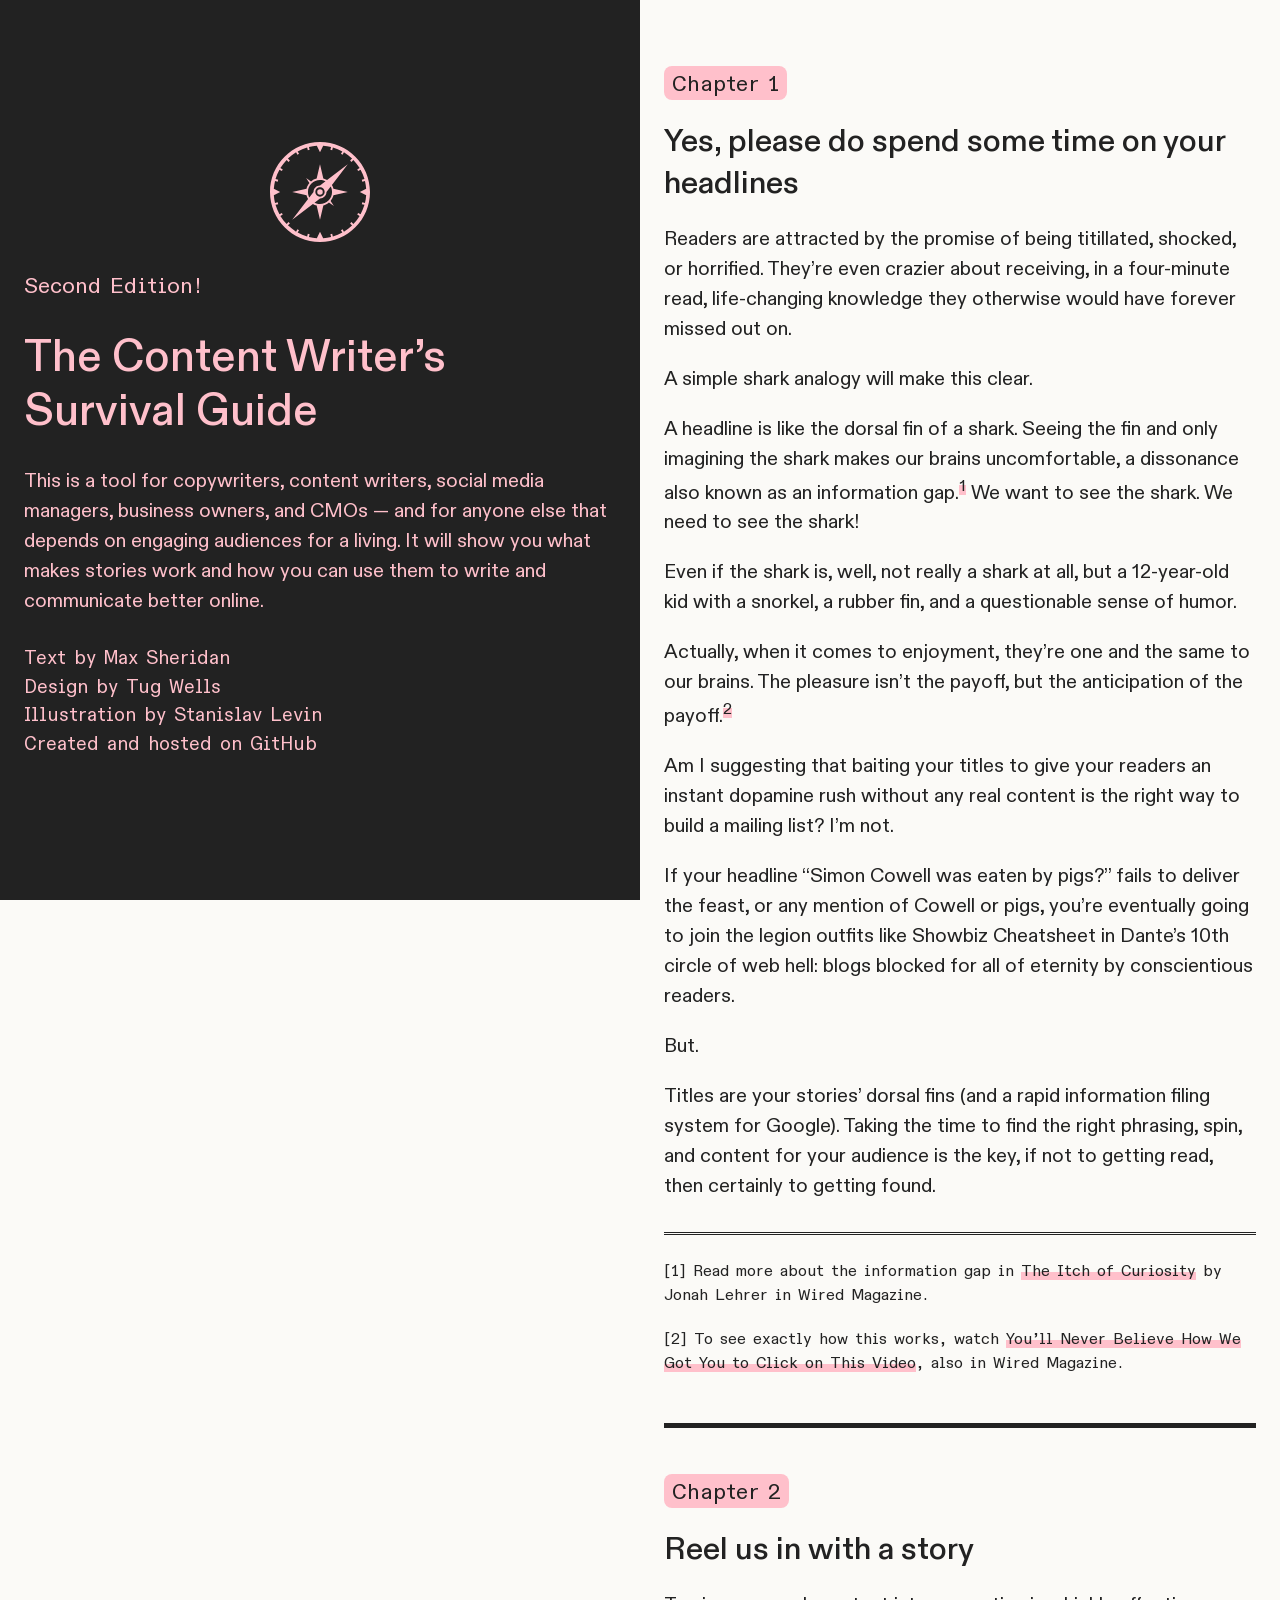
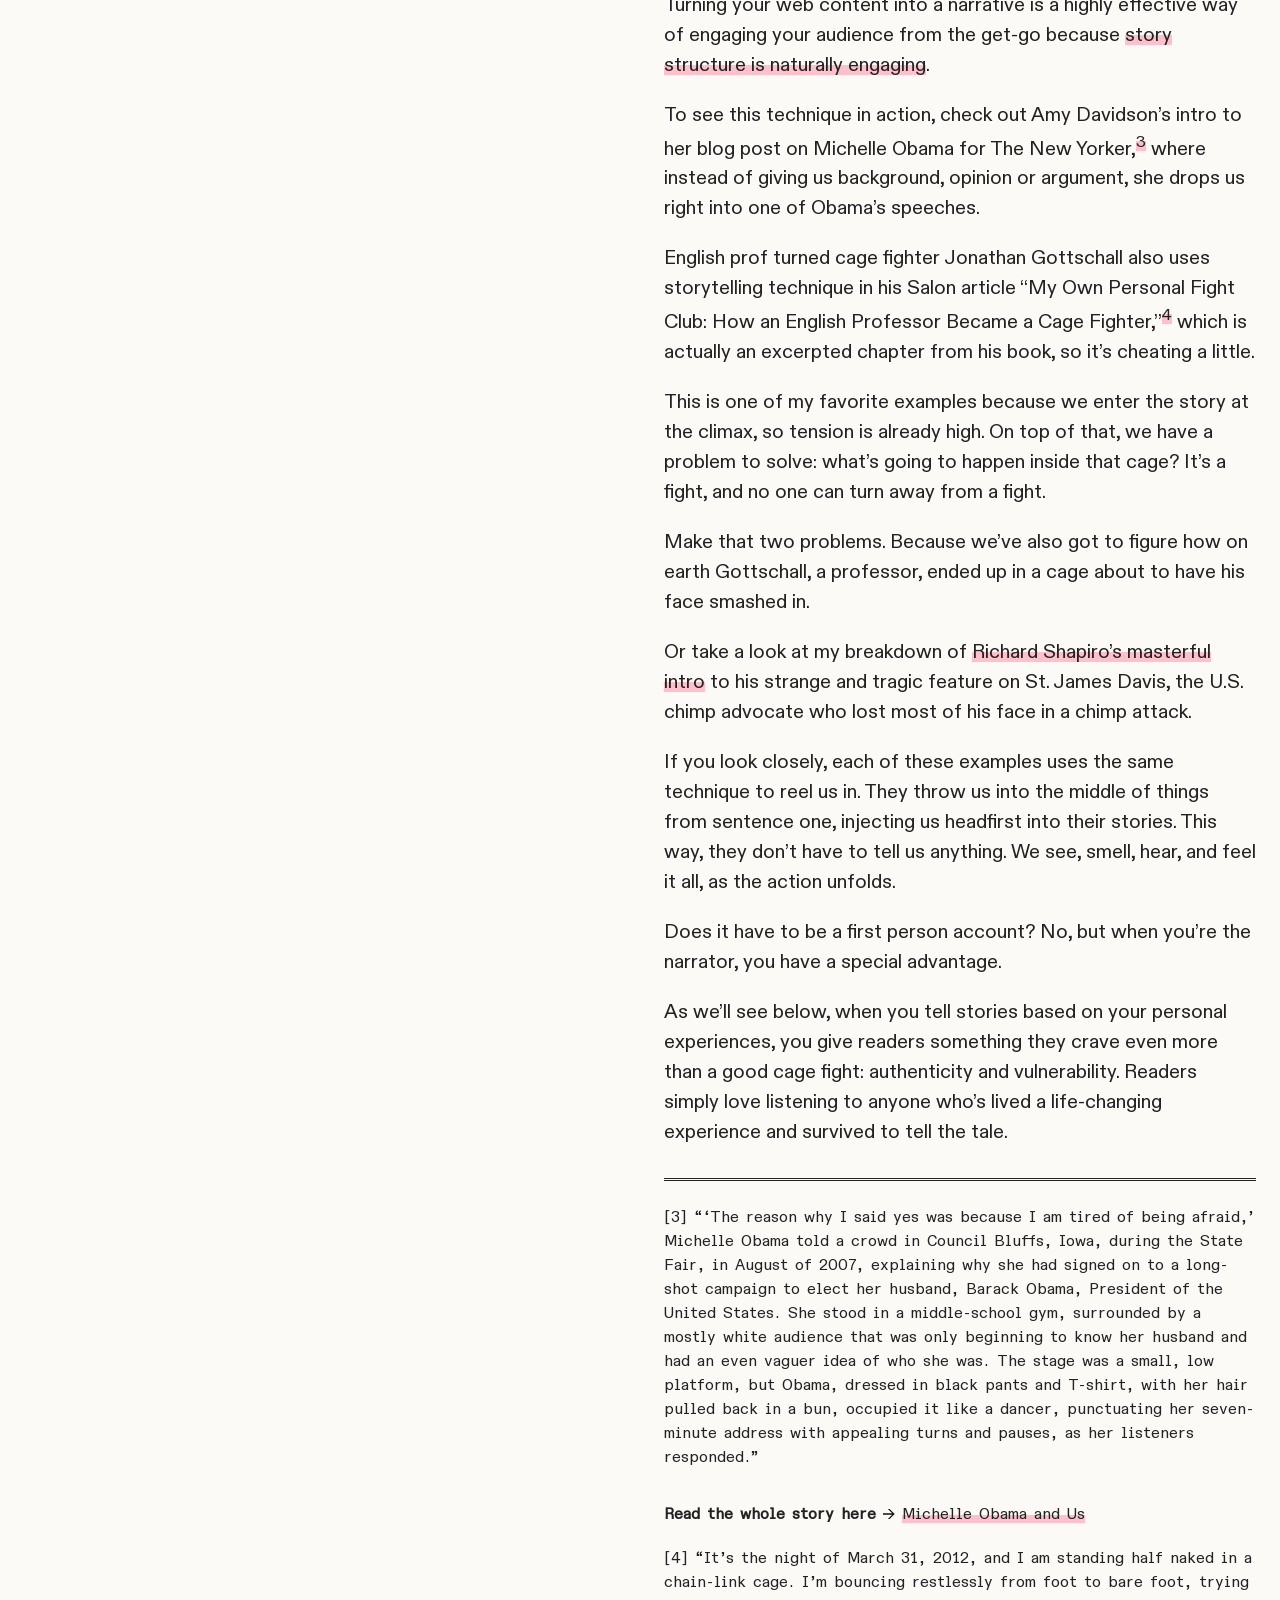
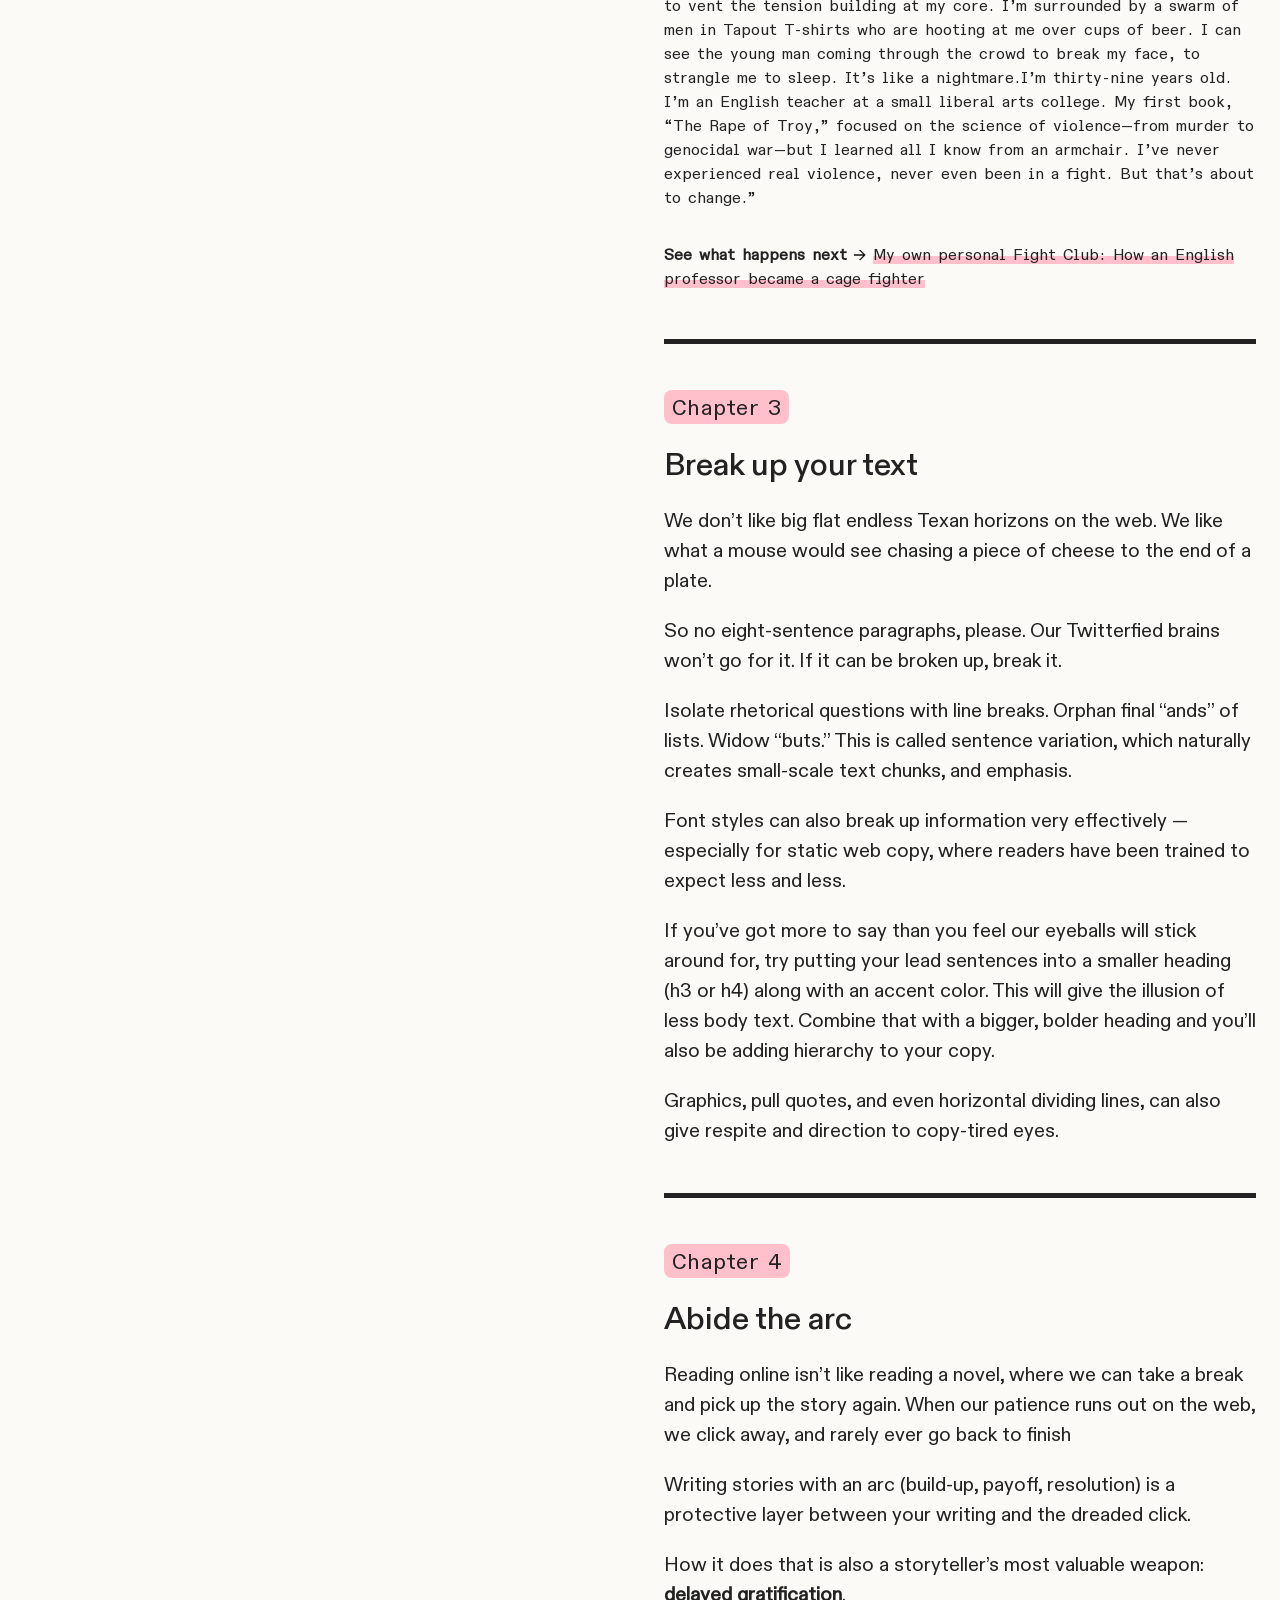
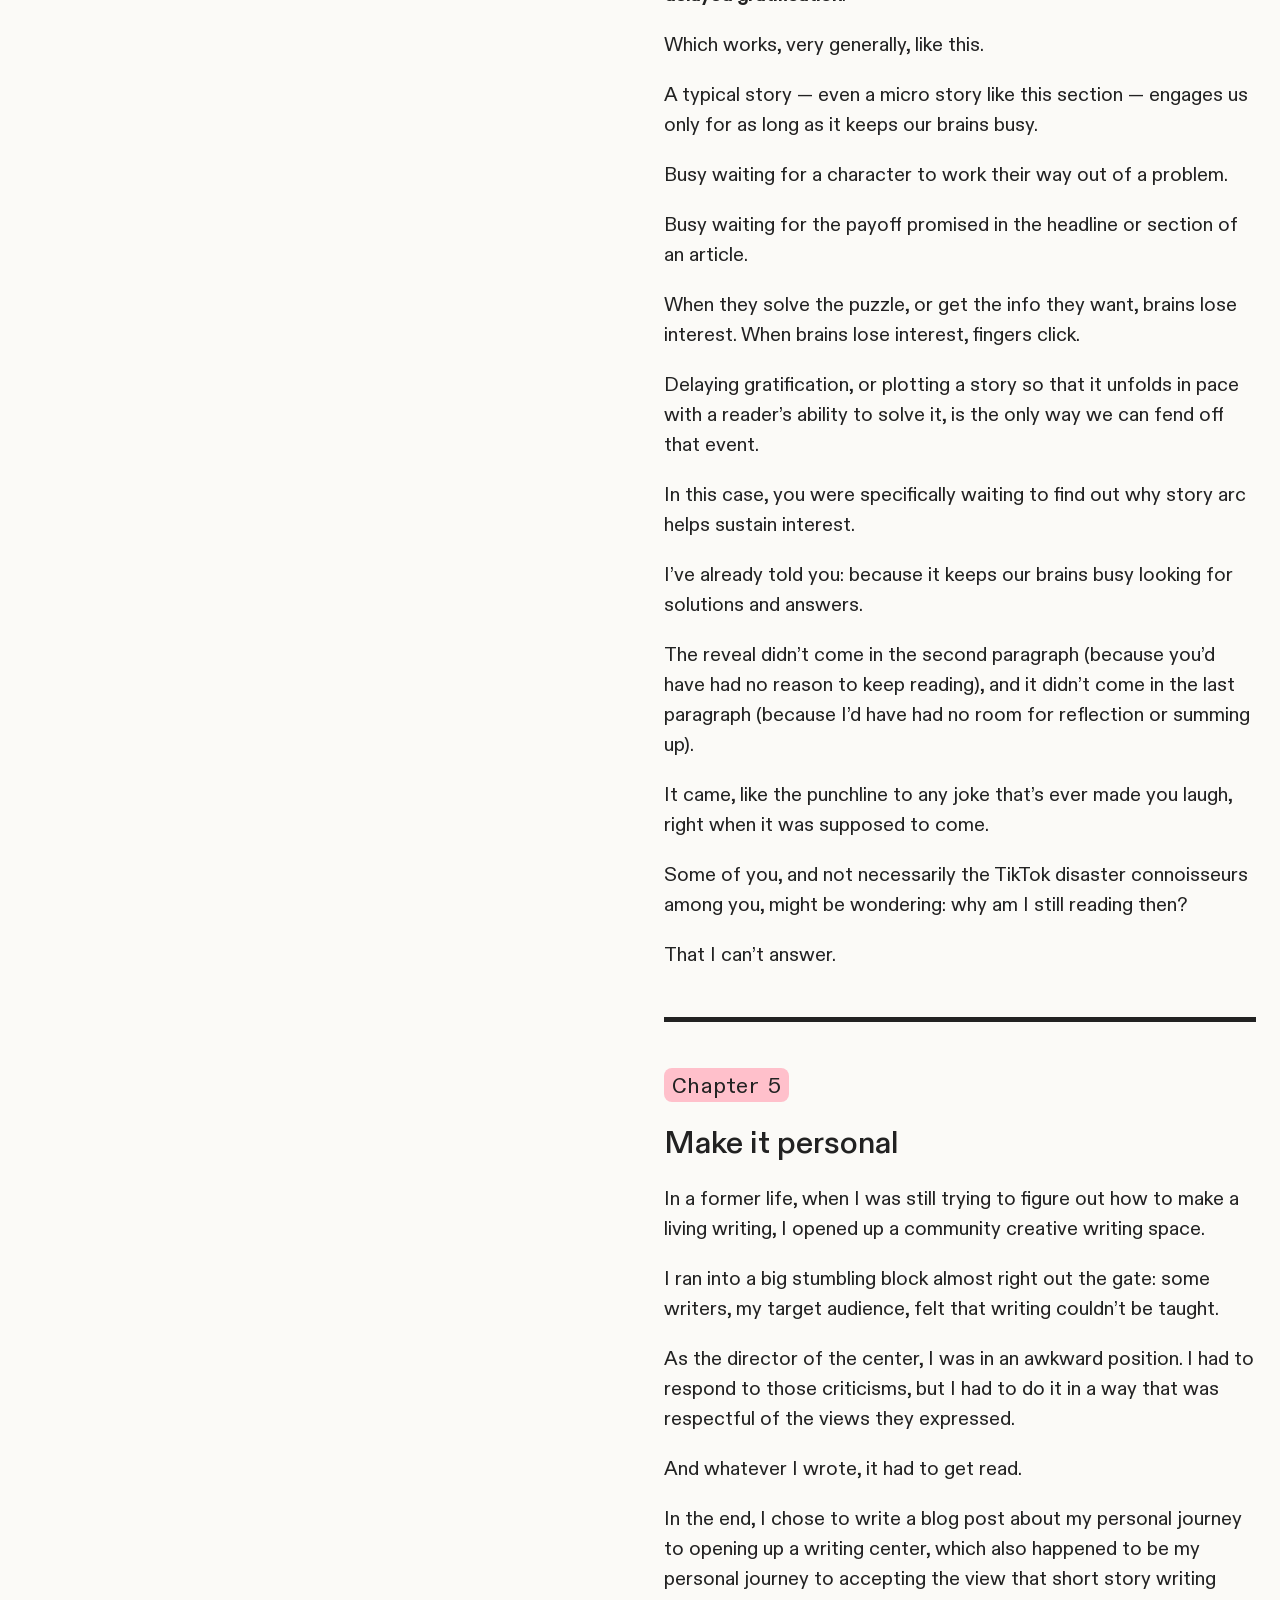
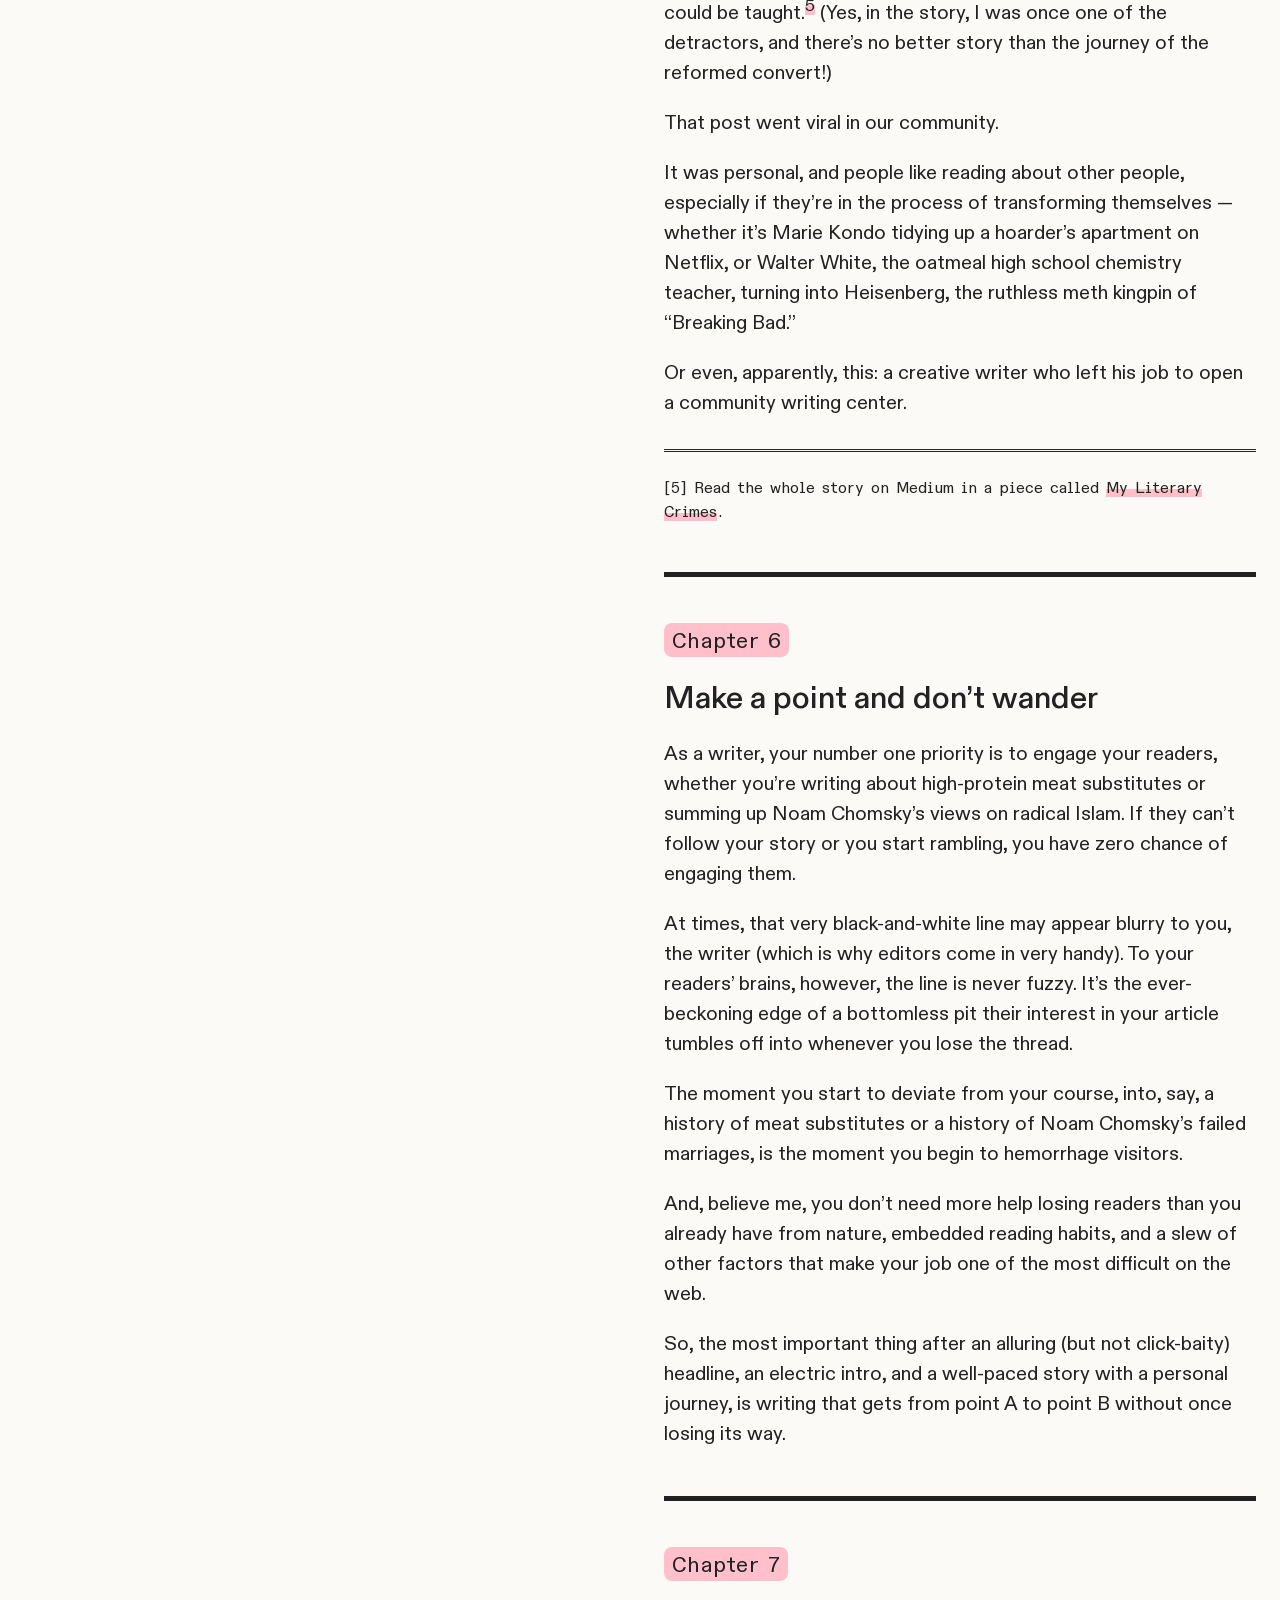
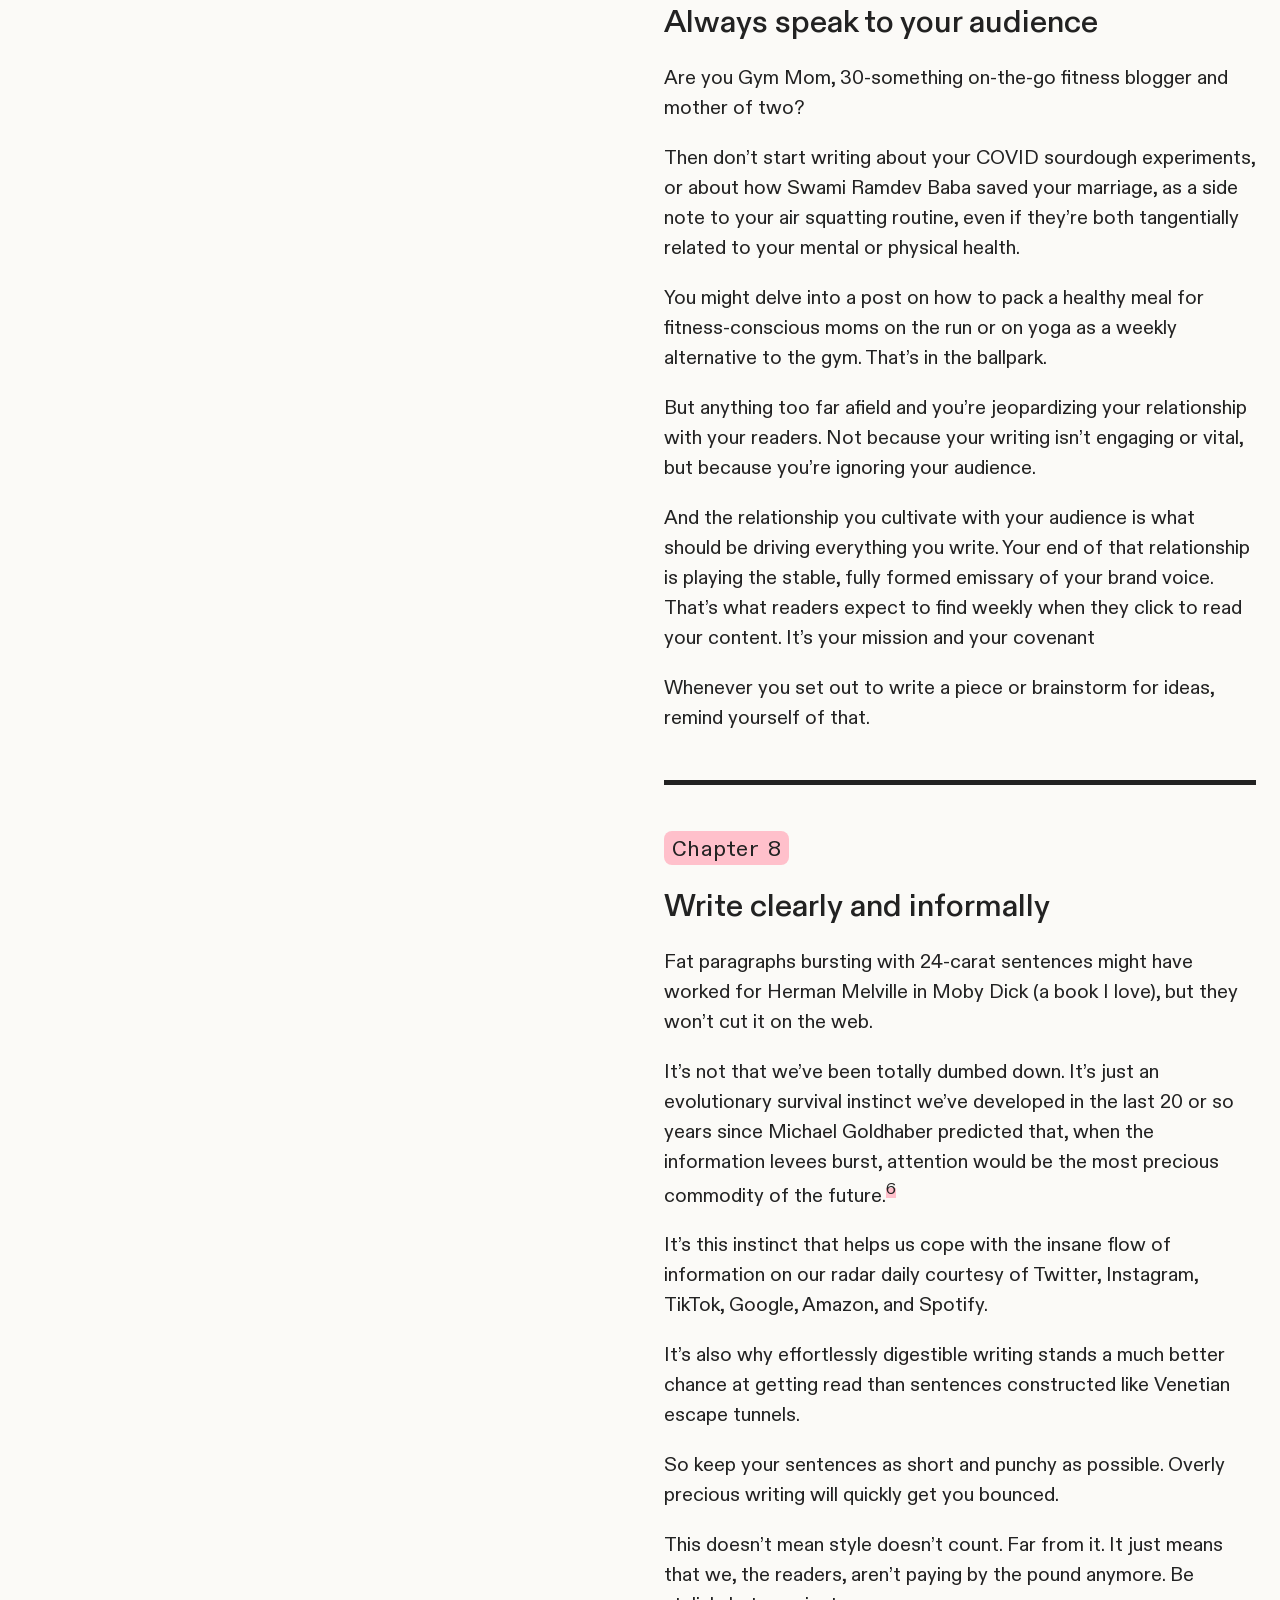
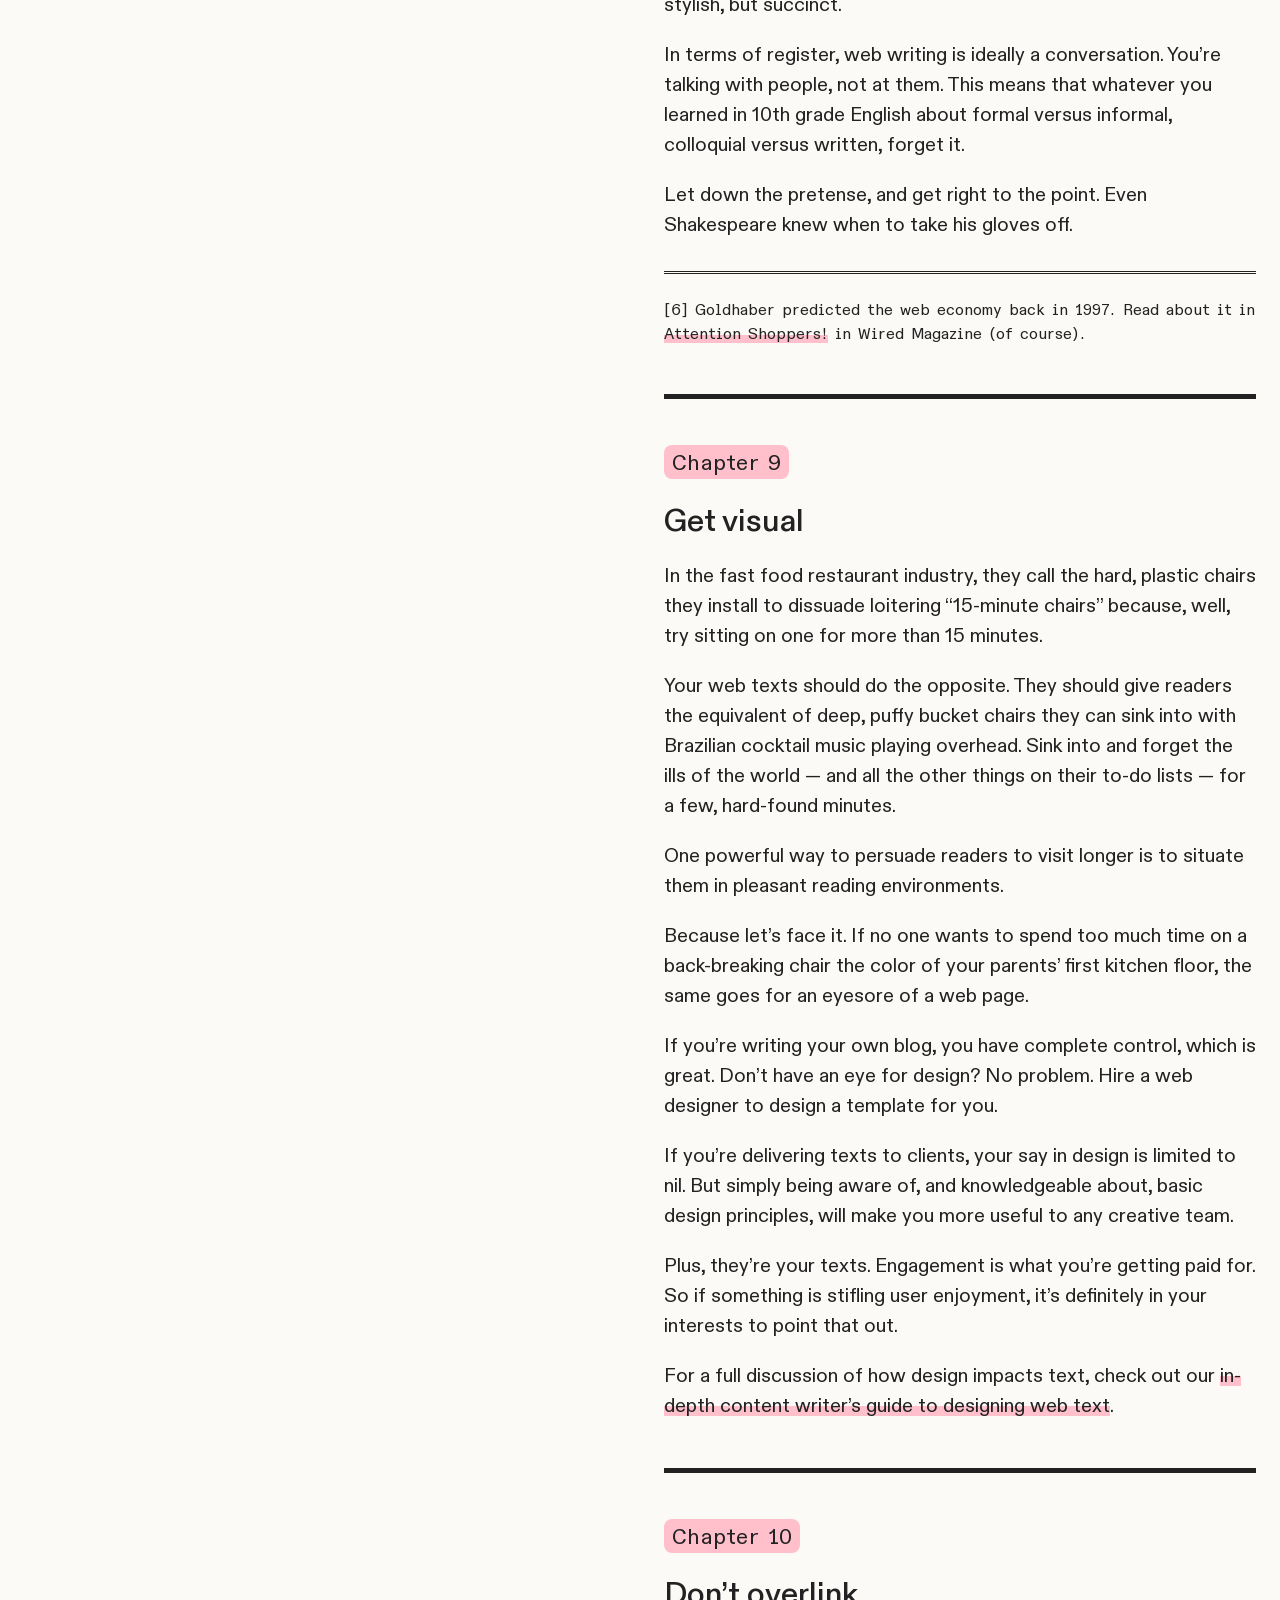
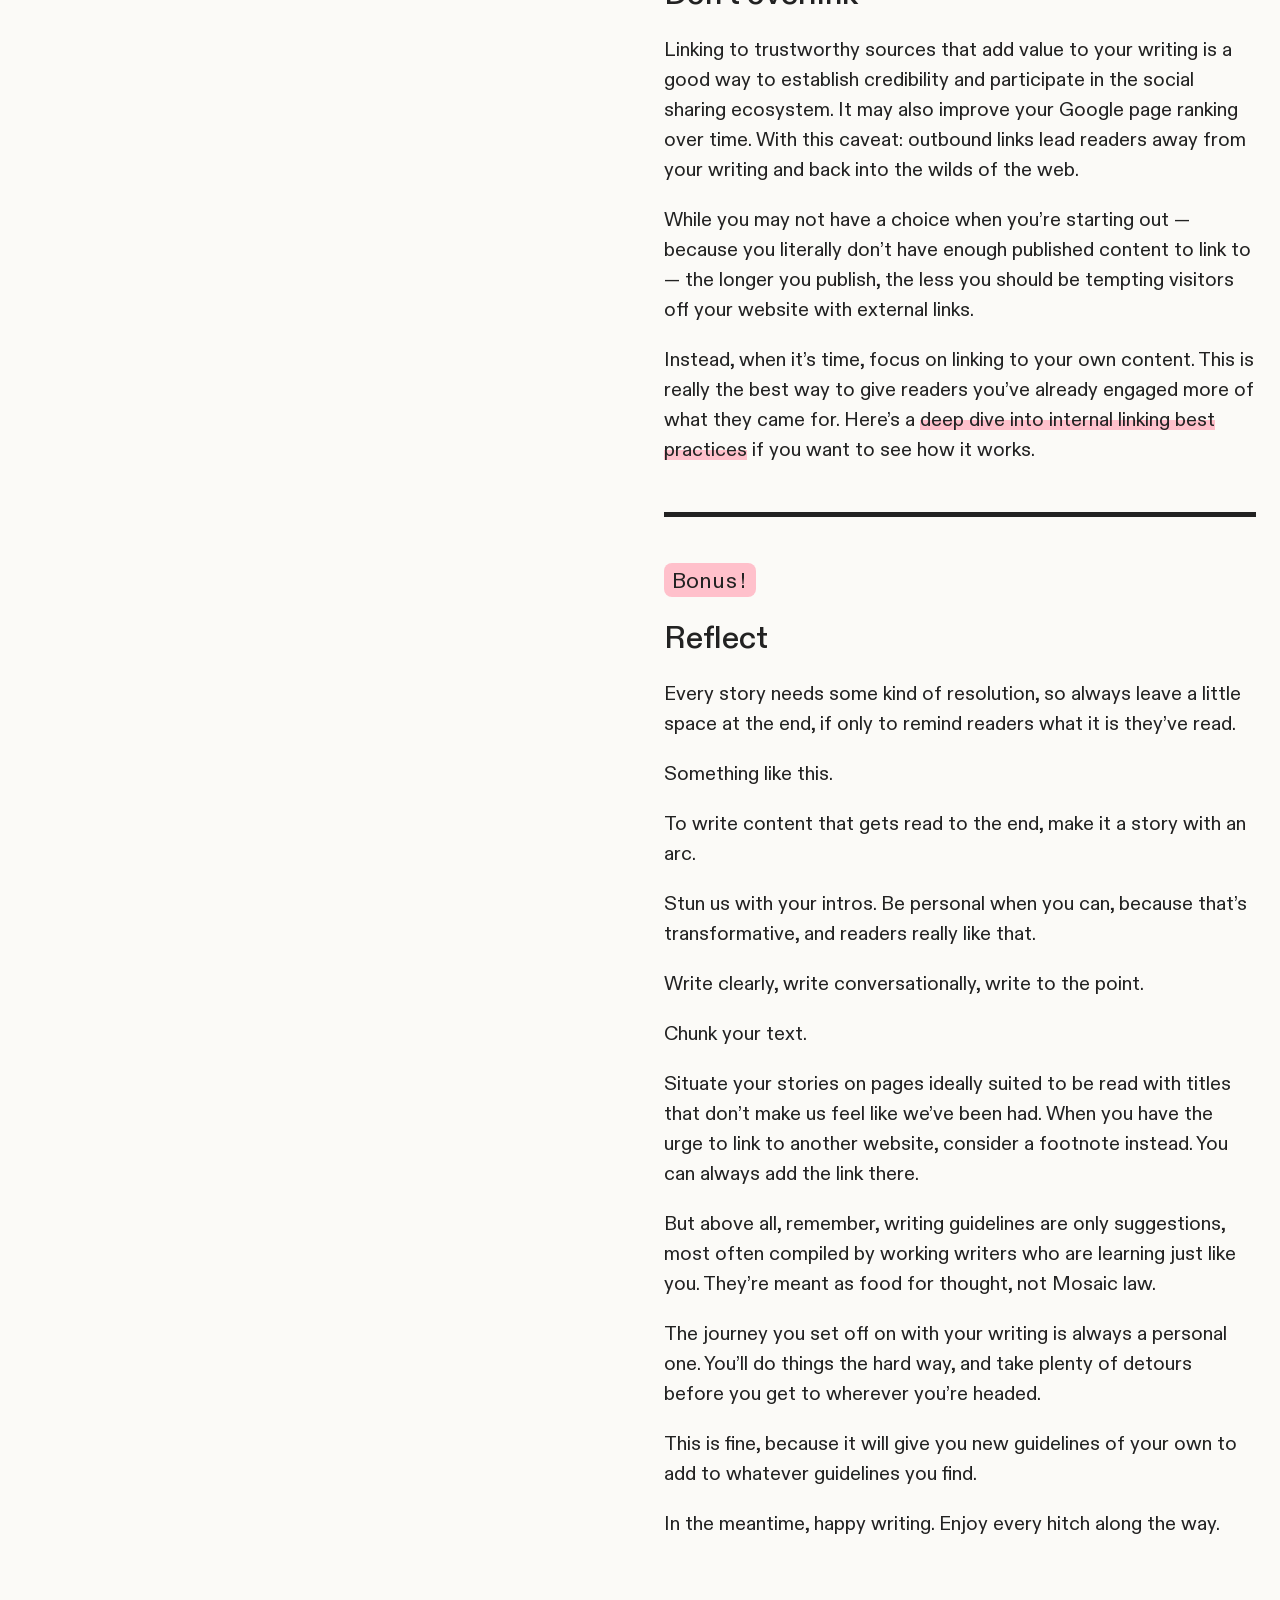
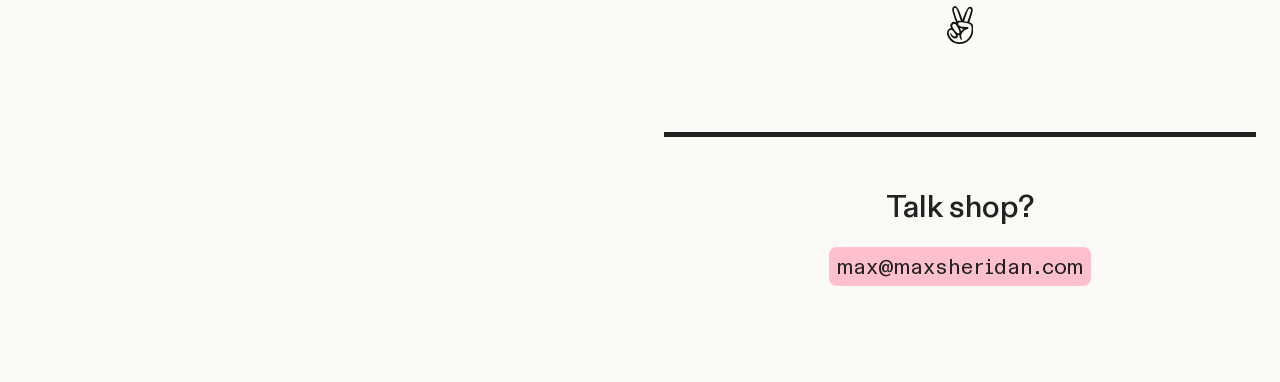
<file: index.html>
<!DOCTYPE html>
<html lang="en-US">
    <head>
		<meta name="robots" content="noindex, nofollow">
		<meta charset="utf-8">
		<meta http-equiv="X-UA-Compatible" content="IE=edge">
        <meta name="viewport" content="width=device-width, initial-scale=1, interactive-widget=resizes-content">
        <meta name="color-scheme" content="light only">
        <link rel="preload" as="font" href="/assets/type/ABC_Diatype.woff2" type="font/woff2" crossorigin>
        <link rel="preload" as="font" href="/assets/type/ABC_Diatype_Medium.woff2" type="font/woff2" crossorigin>
		<link rel="preload" as="font" href="/assets/type/ABC_Diatype_Semi-Mono.woff2" type="font/woff2" crossorigin>
		<link rel="stylesheet" href="/style.css" type="text/css">
		<link rel="icon" sizes="32x32" href="/favicon.ico" type="image/x-icon">
        <link rel="icon" sizes="any" href="/favicon.svg" type="image/svg+xml" >
        <link rel="apple-touch-icon" href="/assets/icons/apple_touch_icon.png" type="image/png">
		<link rel="manifest" as="fetch" href="/manifest.json" type="application/json">
        <link rel="canonical" href="https://cwsg.maxsheridan.co">
		<title>Content Writer’s Survival Guide</title>
        <meta name="description" content="How to write better, story-driven copy">
        <meta name="thumbnail" content="https://cwsg.maxsheridan.co/assets/graphics/share.webp">
        <meta property="og:site_name" content="Content Writer’s Survival Guide">
        <meta property="og:title" content="Content Writer’s Survival Guide">
        <meta property="og:type" content="website">
        <meta property="og:url" content="https://cwsg.maxsheridan.co">
        <meta property="og:image" content="https://cwsg.maxsheridan.co/assets/graphics/share.webp">
        <meta property="og:image:type" content="image/webp">
        <meta property="og:image:width" content="720">
        <meta property="og:image:height" content="720">
    </head>
    <body>
		<header class="dropdown">
			<p>Content Writer’s Survival Guide</p>
		</header>
        <main>
			<div id="cwsg" class="page">
				<div class="cover">
					<div class="text-overlay">
						<img src="assets/graphics/compass.svg" alt="compass" width="100" height="100" fetchpriority="high" loading="eager">
						</img>   
						<h2>Second Edition!</h2>
						<h1>The Content Writer’s Survival Guide</h1>
						<p>This is a tool for copywriters, content writers, social media managers, business owners, and CMOs — and for anyone else that depends on engaging audiences for a living. It will show you what makes stories work and how you can use them to write and communicate better online.</p>
						<div>
							<ul class="margins-off">
								<li>
									Text by Max Sheridan
								</li>
								<li>
									Design by Tug Wells
								</li>
								<li>
									Illustration by Stanislav Levin
								</li>
								<li>
									Created and hosted on GitHub
								</li>
							</ul>
						</div>
					</div>
				</div> 
				<div class="text">
					<div class="text-wrapper">
						<section id="chapter-1">
							<h2>Chapter 1</h2>
							<h3>Yes, please do spend some time on your headlines</h3>
							<p>Readers are attracted by the promise of being titillated, shocked, or horrified. They’re even crazier about receiving, in a four-minute read, life-changing knowledge they otherwise would have forever missed out on.</p>
							<p>
							A simple shark analogy will make this clear.</p>
							<p>
							A headline is like the dorsal fin of a shark. Seeing the fin and only imagining the shark makes our brains uncomfortable, a dissonance also known as an information gap.<sup>1</sup> We want to see the shark. We need to see the shark!</p>
							<p>
							Even if the shark is, well, not really a shark at all, but a 12-year-old kid with a snorkel, a rubber fin, and a questionable sense of humor.</p>
							<p>
							Actually, when it comes to enjoyment, they’re one and the same to our brains. The pleasure isn’t the payoff, but the anticipation of the payoff.<sup>2</sup></p>
							<p>
							Am I suggesting that baiting your titles to give your readers an instant dopamine rush without any real content is the right way to build a mailing list? I’m not.</p>
							<p>
							If your headline “Simon Cowell was eaten by pigs?” fails to deliver the feast, or any mention of Cowell or pigs, you’re eventually going to join the legion outfits like Showbiz Cheatsheet in Dante’s 10th circle of web hell: blogs blocked for all of eternity by conscientious readers.</p>
							<p>
							But.</p>
							<p>
							Titles are your stories’ dorsal fins (and a rapid information filing system for Google). Taking the time to find the right phrasing, spin, and content for your audience is the key, if not to getting read, then certainly to getting found.</p>
							<div class="notes">
								<h4>[1] Read more about the information gap in <a target="_blank" href="https://www.wired.com/2010/08/the-itch-of-curiosity/">The Itch of Curiosity</a> by Jonah Lehrer in Wired Magazine.</h4>
								<h4>[2] To see exactly how this works, watch <a target="_blank" href="https://www.wired.com/video/watch/you-ll-never-believe-how-we-got-you-to-click-on-this-video">You’ll Never Believe How We Got You to Click on This Video</a>, also in Wired Magazine.</h4>
							</div>
						</section>
						<section id="chapter-2">
							<h2>Chapter 2</h2>
							<h3>Reel us in with a story</h3>
							<p>Turning your web content into a narrative is a highly effective way of engaging your audience from the get-go because <a href="https://medium.com/storyline-creatives/if-storytelling-had-rules-they-would-look-like-this-a3acf5697bb3" target="_blank">story structure is naturally engaging</a>.</p>
							<p>
							To see this technique in action, check out Amy Davidson’s intro to her blog post on Michelle Obama for The New Yorker,<sup>3</sup> where instead of giving us background, opinion or argument, she drops us right into one of Obama’s speeches.</p>
							<p>
							English prof turned cage fighter Jonathan Gottschall also uses story­telling technique in his Salon article “My Own Personal Fight Club: How an English Professor Became a Cage Fighter,”<sup>4</sup> which is actually an excerpted chapter from his book, so it’s cheating a little.</p>
							<p>
							This is one of my favorite examples because we enter the story at the climax, so tension is already high. On top of that, we have a problem to solve: what’s going to happen inside that cage? It’s a fight, and no one can turn away from a fight.</p>
							<p>
							Make that two problems. Because we’ve also got to figure how on earth Gottschall, a professor, ended up in a cage about to have his face smashed in.</p>
							<p>
							Or take a look at my breakdown of <a href="https://medium.com/storyline-creatives/how-to-write-hooks-readers-cant-resist-7c6bb1d9c791" target="_blank">Richard Shapiro’s masterful intro</a> to his strange and tragic feature on St. James Davis, the U.S. chimp advocate who lost most of his face in a chimp attack.</p>
							<p>
							If you look closely, each of these examples uses the same technique to reel us in. They throw us into the middle of things from sentence one, injecting us headfirst into their stories. This way, they don’t have to tell us anything. We see, smell, hear, and feel it all, as the action unfolds.</p>
							<p>
							Does it have to be a first person account? No, but when you’re the narrator, you have a special advantage.</p>
							<p>As we’ll see below, when you tell stories based on your personal experiences, you give readers something they crave even more than a good cage fight: authenticity and vulnerability. Readers simply love listening to anyone who’s lived a life-changing experience and survived to tell the tale.</p>
							<div class="notes">
								<h4>[3]&#32;“‘The reason why I said yes was because I am tired of being afraid,’ Michelle Obama told a crowd in Council Bluffs, Iowa, during the State Fair, in August of 2007, explaining why she had signed on to a long-shot campaign to elect her husband, Barack Obama, President of the United States. She stood in a middle-school gym, surrounded by a mostly white audience that was only beginning to know her husband and had an even vaguer idea of who she was. The stage was a small, low platform, but Obama, dressed in black pants and T-shirt, with her hair pulled back in a bun, occupied it like a dancer, punctuating her seven-minute address with appealing turns and pauses, as her listeners responded.”<p>
								</h4>
								<h4><b>Read the whole story here</b>&#32;<svg class="arrow-rgt" width="100%" height="100%" viewBox="0 0 173 148" xmlns="http://www.w3.org/2000/svg" xml:space="preserve" fill-rule="evenodd" clip-rule="evenodd" stroke-linejoin="round" stroke-miterlimit="2"><path d="M72.192 148.006h25.99l74.117-73.877L98.181.01h-25.99l64.252 64.252H0v19.732h136.444z" fill="#111" fill-rule="nonzero"/></svg>&#32;<a href="https://www.newyorker.com/magazine/2017/01/02/michelle-obama-and-us" target="_blank">Michelle Obama and Us</a>
								</h4>
								<h4>
								[4] “It’s the night of March 31, 2012, and I am standing half naked in a chain-link cage. I’m bouncing restlessly from foot to bare foot, trying to vent the tension building at my core. I’m surrounded by a swarm of men in Tapout T-shirts who are hooting at me over cups of beer. I can see the young man coming through the crowd to break my face, to strangle me to sleep. It’s like a nightmare.I’m thirty-nine years old. I’m an English teacher at a small liberal arts college. My first book, “The Rape of Troy,” focused on the science of violence—from murder to genocidal war—but I learned all I know from an armchair. I’ve never experienced real violence, never even been in a fight. But that’s about to change.”
								</h4>
								<h4><b>See what happens next</b>&#32;<svg class="arrow-rgt" width="100%" height="100%" viewBox="0 0 173 148" xmlns="http://www.w3.org/2000/svg" xml:space="preserve" fill-rule="evenodd" clip-rule="evenodd" stroke-linejoin="round" stroke-miterlimit="2"><path d="M72.192 148.006h25.99l74.117-73.877L98.181.01h-25.99l64.252 64.252H0v19.732h136.444z" fill="#111" fill-rule="nonzero"/></svg>&#32;<a href="https://www.salon.com/2015/04/17/my_own_personal_fight_club_how_an_english_professor_became_a_cage_fighter/" target="_blank">My own personal Fight Club: How an English professor became a cage fighter</a>
								</h4>
							</div>	
						</section>
						<section id="chapter-3">
							<h2>Chapter 3</h2>
							<h3>Break up your text</h3>
							<p>We don’t like big flat endless Texan horizons on the web. We like what a mouse would see chasing a piece of cheese to the end of a plate.</p>
							<p>
							So no eight-sentence paragraphs, please. Our Twitterfied brains won’t go for it. If it can be broken up, break it.</p>
							<p>
							Isolate rhetorical questions with line breaks. Orphan final “ands” of lists. Widow “buts.” This is called sentence variation, which naturally creates small-scale text chunks, and emphasis.</p>
							<p>
							Font styles can also break up information very effectively — especially for static web copy, where readers have been trained to expect less and less.</p> 
							<p>
							If you’ve got more to say than you feel our eyeballs will stick around for, try putting your lead sentences into a smaller heading (h3 or h4) along with an accent color. This will give the illusion of less body text. Combine that with a bigger, bolder heading and you’ll also be adding hierarchy to your copy.</p>
							<p>
							Graphics, pull quotes, and even horizontal dividing lines, can also give respite and direction to copy-tired eyes.</p>
						</section>
						<section id="chapter-4">
							<h2>Chapter 4</h2>
							<h3>Abide the arc</h3>
							<p>Reading online isn’t like reading a novel, where we can take a break and pick up the story again. When our patience runs out on the web, we click away, and rarely ever go back to finish</p>
							<p>
							Writing stories with an arc (build-up, payoff, resolution) is a protective layer between your writing and the dreaded click.</p>
							<p>
							How it does that is also a storyteller’s most valuable weapon: <b>delayed gratification</b>.</p>
							<p>
							Which works, very generally, like this.</p>
							<p>
							A typical story — even a micro story like this section — engages us only for as long as it keeps our brains busy.</p>
							<p>
							Busy waiting for a character to work their way out of a problem.</p>
							<p>
							Busy waiting for the payoff promised in the headline or section of an article.</p>
							<p>
							When they solve the puzzle, or get the info they want, brains lose interest. When brains lose interest, fingers click.</p>
							<p>
							Delaying gratification, or plotting a story so that it unfolds in pace with a reader’s ability to solve it, is the only way we can fend off that event.</p>
							<p>
							In this case, you were specifically waiting to find out why story arc helps sustain interest.</p>
							<p>
							I’ve already told you: because it keeps our brains busy looking for solutions and answers.</p>
							<p>
							The reveal didn’t come in the second paragraph (because you’d have had no reason to keep reading), and it didn’t come in the last paragraph (because I’d have had no room for reflection or summing up).</p>
							<p>
							It came, like the punchline to any joke that’s ever made you laugh, right when it was supposed to come.</p>
							<p>
							Some of you, and not necessarily the TikTok disaster connoisseurs among you, might be wondering: why am I still reading then?</p>
							<p>
							That I can’t answer.</p>
						</section>
						<section id="chapter-5">
							<h2>Chapter 5</h2>
							<h3>Make it personal</h3>
							<p>In a former life, when I was still trying to figure out how to make a living writing, I opened up a community creative writing space.</p>
							<p>
							I ran into a big stumbling block almost right out the gate: some writers, my target audience, felt that writing couldn’t be taught.</p>
							<p>
							As the director of the center, I was in an awkward position. I had to respond to those criticisms, but I had to do it in a way that was respectful of the views they expressed.</p>
							<p>
							And whatever I wrote, it had to get read.</p>
							<p>
							In the end, I chose to write a blog post about my personal journey to opening up a writing center, which also happened to be my personal journey to accepting the view that short story writing could be taught.<sup>5</sup> (Yes, in the story, I was once one of the detractors, and there’s no better story than the journey of the reformed convert!)</p>
							<p>
							That post went viral in our community.</p>
							<p>
							It was personal, and people like reading about other people, especially if they’re in the process of transforming themselves — whether it’s Marie Kondo tidying up a hoarder’s apartment on Netflix, or Walter White, the oatmeal high school chemistry teacher, turning into Heisenberg, the ruthless meth kingpin of “Breaking Bad.”</p>
							<p>
							Or even, apparently, this: a creative writer who left his job to open a community writing center.</p>
							<div class="notes">
								<h4>[5] Read the whole story on Medium in a piece called <a href="https://medium.com/@maxsheridan/my-literary-crimes-a-defense-of-teaching-storytelling-a3ebddba0264" target="_blank">My Literary Crimes</a>.
								</h4>
							</div>	
						</section>
						<section id="chapter-6">
							<h2>Chapter 6</h2>		
							<h3>Make a point and don’t wander</h3>					
							<p>As a writer, your number one priority is to engage your readers, whether you’re writing about high-protein meat substitutes or summing up Noam Chomsky’s views on radical Islam. If they can’t follow your story or you start rambling, you have zero chance of engaging them.</p> 
							<p>
							At times, that very black-and-white line may appear blurry to you, the writer (which is why editors come in very handy). To your readers’ brains, however, the line is never fuzzy. It’s the ever-beckoning edge of a bottomless pit their interest in your article tumbles off into whenever you lose the thread.</p> 
							<p>
							The moment you start to deviate from your course, into, say, a history of meat substitutes or a history of Noam Chomsky’s failed marriages, is the moment you begin to hemorrhage visitors.</p> 
							<p>
							And, believe me, you don’t need more help losing readers than you already have from nature, embedded reading habits, and a slew of other factors that make your job one of the most difficult on the web.</p> 
							<p>
							So, the most important thing after an alluring (but not click-baity) headline, an electric intro, and a well-paced story with a personal journey, is writing that gets from point A to point B without once losing its way.</p>
						</section>
						<section id="chapter-7">
							<h2>Chapter 7</h2>
							<h3>Always speak to your audience</h3>
							<p>Are you Gym Mom, 30-something on-the-go fitness blogger and mother of two?</p>
							<p>
							Then don’t start writing about your COVID sourdough experiments, or about how Swami Ramdev Baba saved your marriage, as a side note to your air squatting routine, even if they’re both tangentially related to your mental or physical health.</p>
							<p>
							You might delve into a post on how to pack a healthy meal for fitness-conscious moms on the run or on yoga as a weekly alternative to the gym. That’s in the ballpark.</p>
							<p>
							But anything too far afield and you’re jeopardizing your relationship with your readers. Not because your writing isn’t engaging or vital, but because you’re ignoring your audience.</p>
							<p>
							And the relationship you cultivate with your audience is what should be driving everything you write. Your end of that relationship is playing the stable, fully formed emissary of your brand voice. That’s what readers expect to find weekly when they click to read your content. It’s your mission and your covenant </p>
							<p>
							Whenever you set out to write a piece or brainstorm for ideas, remind yourself of that.</p>	
						</section>
						<section id="chapter-8">
							<h2>Chapter 8</h2>
							<h3>Write clearly and informally</h3>
							<p>Fat paragraphs bursting with 24-carat sentences might have worked for Herman Melville in Moby Dick (a book I love), but they won’t cut it on the web.</p>
							<p>
							It’s not that we’ve been totally dumbed down. It’s just an evolutionary survival instinct we’ve developed in the last 20 or so years since Michael Goldhaber predicted that, when the information levees burst, attention would be the most precious commodity of the future.<sup>6</sup></p>
							<p>
							It’s this instinct that helps us cope with the insane flow of information on our radar daily courtesy of Twitter, Instagram, TikTok, Google, Amazon, and Spotify.</p>
							<p>
							It’s also why effortlessly digestible writing stands a much better chance at getting read than sentences constructed like Venetian escape tunnels.</p>
							<p>
							So keep your sentences as short and punchy as possible. Overly precious writing will quickly get you bounced.</p>
							<p>
							This doesn’t mean style doesn’t count. Far from it. It just means that we, the readers, aren’t paying by the pound anymore. Be stylish, but succinct.</p>
							<p>
							In terms of register, web writing is ideally a conversation. You’re talking with people, not at them. This means that whatever you learned in 10th grade English about formal versus informal, colloquial versus written, forget it.</p>
							<p>
							Let down the pretense, and get right to the point. Even Shakespeare knew when to take his gloves off.</p>
							<div class="notes">
								<h4>[6] Goldhaber predicted the web economy back in 1997. Read about it in <a href="https://www.wired.com/1997/12/es-attention/" target="_blank">Attention Shoppers!</a> in Wired Magazine (of course).</h4>
							</div>
						</section>
						<section id="chapter-9">
							<h2>Chapter 9</h2>
							<h3>Get visual</h3>
							<p>In the fast food restaurant industry, they call the hard, plastic chairs they install to dissuade loitering “15-minute chairs” because, well, try sitting on one for more than 15 minutes.</p>
							<p>
							Your web texts should do the opposite. They should give readers the equivalent of deep, puffy bucket chairs they can sink into with Brazilian cocktail music playing overhead. Sink into and forget the ills of the world — and all the other things on their to-do lists — for a few, hard-found minutes.</p>
							<p>
							One powerful way to persuade readers to visit longer is to situate them in pleasant reading environments.</p>
							<p>
							Because let’s face it. If no one wants to spend too much time on a back-breaking chair the color of your parents’ first kitchen floor, the same goes for an eyesore of a web page.</p>
							<p>
							If you’re writing your own blog, you have complete control, which is great. Don’t have an eye for design? No problem. Hire a web designer to design a template for you.</p>
							<p>
							If you’re delivering texts to clients, your say in design is limited to nil. But simply being aware of, and knowledgeable about, basic design principles, will make you more useful to any creative team.</p>
							<p>
							Plus, they’re your texts. Engagement is what you’re getting paid for. So if something is stifling user enjoyment, it’s definitely in your interests to point that out.</p>
							<p>
							For a full discussion of how design impacts text, check out our <a href="https://medium.com/storyline-creatives/designing-your-web-text-8a6a7792aa49" target="_blank">in-depth content writer’s guide to designing web text</a>.</p>
						</section>
						<section id="chapter-10">
							<h2>Chapter 10</h2>
							<h3>Don’t overlink</h3>
							<p>Linking to trustworthy sources that add value to your writing is a good way to establish credibility and participate in the social sharing ecosystem. It may also improve your Google page ranking over time. With this caveat: outbound links lead readers away from your writing and back into the wilds of the web.</p>
							<p>
							While you may not have a choice when you’re starting out — because you literally don’t have enough published content to link to — the longer you publish, the less you should be tempting visitors off your website with external links.</p>
							<p> 
							Instead, when it’s time, focus on linking to your own content. This is really the best way to give readers you’ve already engaged more of what they came for. Here’s a <a href="https://medium.com/storyline-creatives/internal-links-why-the-finishing-touches-on-your-blog-posts-are-important-for-more-than-just-seo-f9d803194104" target="_blank">deep dive into internal linking best practices</a> if you want to see how it works.</p>
						</section>
						<section id="bonus">
							<h2>Bonus!</h2>
							<h3>Reflect</h3>
							<p>Every story needs some kind of resolution, so always leave a little space at the end, if only to remind readers what it is they’ve read.</p>
							<p>
							Something like this.</p>
							<p>
							To write content that gets read to the end, make it a story with an arc.</p>
							<p>
							Stun us with your intros. Be personal when you can, because that’s transformative, and readers really like that.</p>
							<p>
							Write clearly, write conversationally, write to the point.</p>
							<p>
							Chunk your text.</p>
							<p>
							Situate your stories on pages ideally suited to be read with titles that don’t make us feel like we’ve been had. When you have the urge to link to another website, consider a footnote instead. You can always add the link there.</p>
							<p>
							But above all, remember, writing guidelines are only suggestions, most often compiled by working writers who are learning just like you. They’re meant as food for thought, not Mosaic law.</p>
							<p>
							The journey you set off on with your writing is always a personal one. You’ll do things the hard way, and take plenty of detours before you get to wherever you’re headed.</p>
							<p>
							This is fine, because it will give you new guidelines of your own to add to whatever guidelines you find.</p>
							<p>
							In the meantime, happy writing. Enjoy every hitch along the way.</p>
							<div id="coda">
								<svg class="coda" viewBox="0 0 28 40"><path d="M23.373 17.06q2.473.467 3.488 2.087t1.017 5.11q0 6.924-4.163 11.333Q19.554 40 13.069 40a13.8 13.8 0 0 1-4.958-.921 12.2 12.2 0 0 1-4.133-2.567q-1.98-1.815-2.968-3.833a9.4 9.4 0 0 1-.989-4.136q0-2.363 1.017-3.652 1.018-1.294 3.214-1.758a14 14 0 0 1-.604-1.623 4 4 0 0 1-.193-1.015q0-1.235 1.304-2.53 1.306-1.289 2.459-1.289.495 0 1.046.179.548.18 1.263.59Q7.41 11.455 6.45 8.2t-.961-4.491q0-1.702.88-2.706T8.757 0q2.581 0 6.539 11.539.684 1.978 1.043 3.05l.85-2.417Q21.149.742 24.004.742q1.402 0 2.241.947.837.95.837 2.541 0 1.21-.92 4.424-.92 3.212-2.788 8.407m-1.979-.469a195 195 0 0 0 2.872-8.254q1.031-3.257 1.029-3.997 0-.797-.342-1.236a1.15 1.15 0 0 0-.95-.44q-.769 0-1.563 1.277-.797 1.278-1.759 4.107l-2.747 7.94zm-6.759-.933-2.965-8.57q-1.154-3.271-1.786-4.272Q9.25 1.81 8.51 1.813a1.15 1.15 0 0 0-.933.439q-.359.44-.359 1.181 0 1.266.961 4.396.961 3.132 2.886 8.214a.94.94 0 0 1 .467-.426 2.3 2.3 0 0 1 .825-.122q.164 0 .659.026.494.028 1.62.138m3.106 8.325a16 16 0 0 1-2.24-.249 11.7 11.7 0 0 1-2.02-.548q.44.879.783 1.758t.563 1.73q.66-.823 1.388-1.496t1.526-1.195m-14.04 4.285q.386.469 1.07 1.374 1.815 2.499 3.353 2.499a1.45 1.45 0 0 0 .933-.328q.415-.331.413-.687 0-.413-.549-1.374a17.4 17.4 0 0 0-1.512-2.17q-1.097-1.4-1.826-2.047-.727-.647-1.167-.645-.962 0-1.773 1.029-.81 1.031-.81 2.431 0 1.125.564 2.513.563 1.388 1.634 2.79a10.9 10.9 0 0 0 4.025 3.338q2.403 1.168 5.315 1.168 5.359 0 8.97-3.997 3.614-4 3.614-10.015 0-1.84-.277-2.926t-.904-1.58q-1.128-.933-4.384-1.676a30.5 30.5 0 0 0-6.799-.741q-.987 0-1.402.33-.41.329-.41 1.126 0 1.868 2.087 2.705 2.088.84 6.758.84h1.128q.384 0 .616.288a1.74 1.74 0 0 1 .317.865q-.47.44-1.923 1.003-1.455.563-2.227 1.111a9.85 9.85 0 0 0-2.649 2.872q-1.005 1.665-1.003 3.146 0 .907.424 2.183.427 1.277.427 1.58v.192l-.054.249q-1.21-.085-1.91-1.416-.702-1.334-.702-3.557v-.248a1.4 1.4 0 0 1-.424.274 1.2 1.2 0 0 1-.455.084 2.3 2.3 0 0 1-.466-.042 5 5 0 0 1-.495-.124 4.7 4.7 0 0 1 .167 1.046 2.3 2.3 0 0 1-.797 1.744q-.798.726-1.897.726-1.73 0-3.516-1.687-1.787-1.693-1.787-3.313 0-.302.07-.534a.94.94 0 0 1 .233-.399m8.242.659q.469 0 .851-.425a1.34 1.34 0 0 0 .385-.92q0-.521-.755-2.432a24.4 24.4 0 0 0-1.883-3.75q-.825-1.372-1.62-2.073-.797-.703-1.512-.701-.574 0-1.277.727-.699.729-.699 1.36 0 .66.687 1.978t1.84 2.801q1.208 1.623 2.279 2.528t1.704.907" fill="#111" fill-rule="nonzero"/></svg>
							</div>
						</section>
						<section id="contact">
							<h3>Talk shop?</h3>
							<h2>max@maxsheridan.com</h2>
						</section>
					</div>
				</div>
			</div>	
		</main>
		<script src="/header.js" defer></script>
	</body>
</html>
</file>
<file: style.css>
@font-face{font-family:'ABC Diatype';src:url(/assets/type/ABC_Diatype.woff2) format('woff2');font-weight:400;font-style:normal;font-display:swap}@font-face{font-family:'ABC Diatype Medium';src:url(/assets/type/ABC_Diatype_Medium.woff2) format('woff2');font-weight:500;font-style:normal;font-display:swap}@font-face{font-family:'ABC Diatype Semi-Mono';src:url(/assets/type/ABC_Diatype_Semi-Mono.woff2) format('woff2');font-weight:400;font-style:normal;font-display:swap}:root{--gap:1.25rem;--medium-gap:1.75rem;--big-gap:3rem;--body-font:'ABC Diatype',sans-serif,system-ui;--heading-font:'ABC Diatype Medium',sans-serif,system-ui;--subheading-font:'ABC Diatype Semi-Mono',sans-serif,system-ui;--primary-color:#222;--secondary-color:pink;--tertiary-color:lightseagreen;--background-color:#FBFAF7;--cover-background-color:#222}:focus-visible{outline:3px solid lightseagreen;outline-offset:2px}*{margin:0;padding:0;border:0;box-sizing:border-box;overscroll-behavior:none}*+*{margin-block-start:var(--gap)}.text-overlay *+*{margin-block-start:var(--medium-gap)}.margins-off *{margin-block-start:0}html{font-size:16px}body{margin:unset;font-family:var(--body-font);font-size:1.25rem;font-weight:400;line-height:1.5;color:var(--primary-color);background:var(--background-color)}.page{display:flex;min-height:100dvh}main{margin:unset}section{margin:unset;padding:var(--big-gap) 0;border-bottom:5px solid var(--primary-color)}section:first-child{padding-top:0}section:last-child{display:flex;flex-direction:column;justify-content:center;align-items:center;border-bottom:none}.cover{flex:1;position:sticky;top:0;height:100vh;height:100dvh;background-color:var(--cover-background-color)}.text-overlay{display:flex;flex-direction:column;justify-content:center;max-width:45rem;height:100%;padding:var(--big-gap) 1.5rem;margin:0 auto}.text-overlay{*{color:var(--secondary-color)}}img{margin:0 auto}.text{flex:1;display:flex;flex-direction:column;align-items:center;justify-content:center;overflow-y:auto;background:var(--background-color)}.text-wrapper{max-width:44rem;padding:var(--big-gap) 1.5rem}h4{font-family:var(--subheading-font);font-size:1rem;font-weight:500}h3{font-family:var(--heading-font);font-size:2rem;font-weight:500;line-height:1.3}h2{font-family:var(--subheading-font);font-size:1.4rem;font-weight:400;line-height:1.4}.text h2{display:inline;border-radius:.5rem;padding:.25rem .5rem;background:0 var(--secondary-color)}h1{font-family:var(--heading-font);font-size:2.8rem;font-weight:500;line-height:1.2}strong{font-family:var(--heading-font);font-weight:500}a,sup{color:var(--primary-color);box-shadow:inset 0 -10px 0 var(--secondary-color);text-decoration:none}a:hover{box-shadow:inset 0 -10px 0 var(--tertiary-color)!important}li{list-style:none;font-family:var(--subheading-font);font-size:1.2rem}hr{display:block;height:5px;border:0;background:var(--primary-color)}.notes{margin:2rem 0 0;padding:1.5rem 0 0 0;border-top:double var(--primary-color)}.notes a{color:var(--primary-color);box-shadow:inset 0 -8px 0 var(--secondary-color);text-decoration:none}#coda{padding:var(--big-gap) 0 2rem;text-align:center}.coda{width:auto;height:clamp(36px, 5vw, 38px)}.arrow-rgt{width:auto;height:clamp(9px, 2vw, 10px)}header{position:fixed;top:0;left:0;width:100%;height:3rem;text-align:center;background-color:var(--cover-background-color);transition:transform 0.3s ease-in-out;transform:translateY(-100%)}header p{margin:0;line-height:3rem;color:var(--secondary-color)}@media (max-width:480px){h4{font-size:.9rem}p{font-size:1.1rem}p.credits{font-size:1.05rem}h2{font-size:1.3rem}h3{font-size:1.5rem}h1{font-size:1.8rem}}@media (max-width:940px){.page{display:flex;flex-direction:column}.cover{flex:unset;position:relative;border-right:none}.show{transform:translateY(0)}}
</file>
